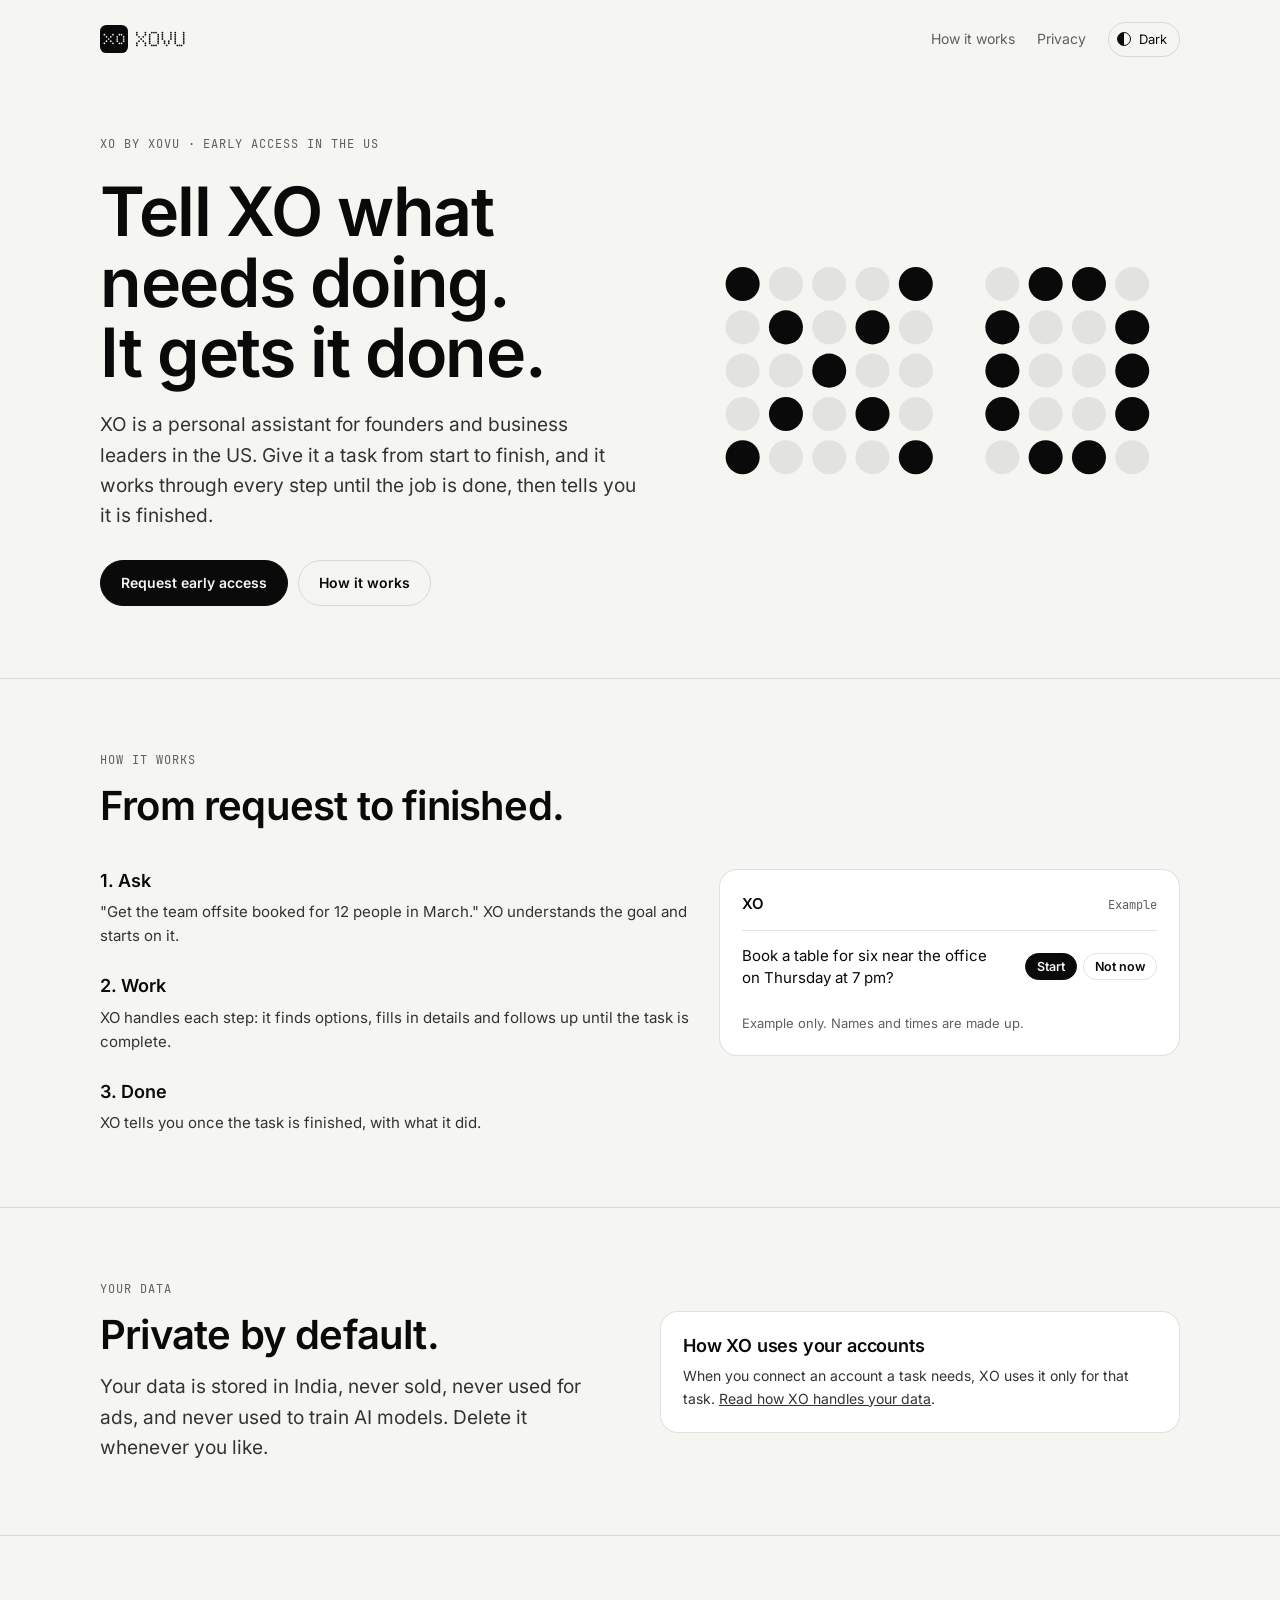
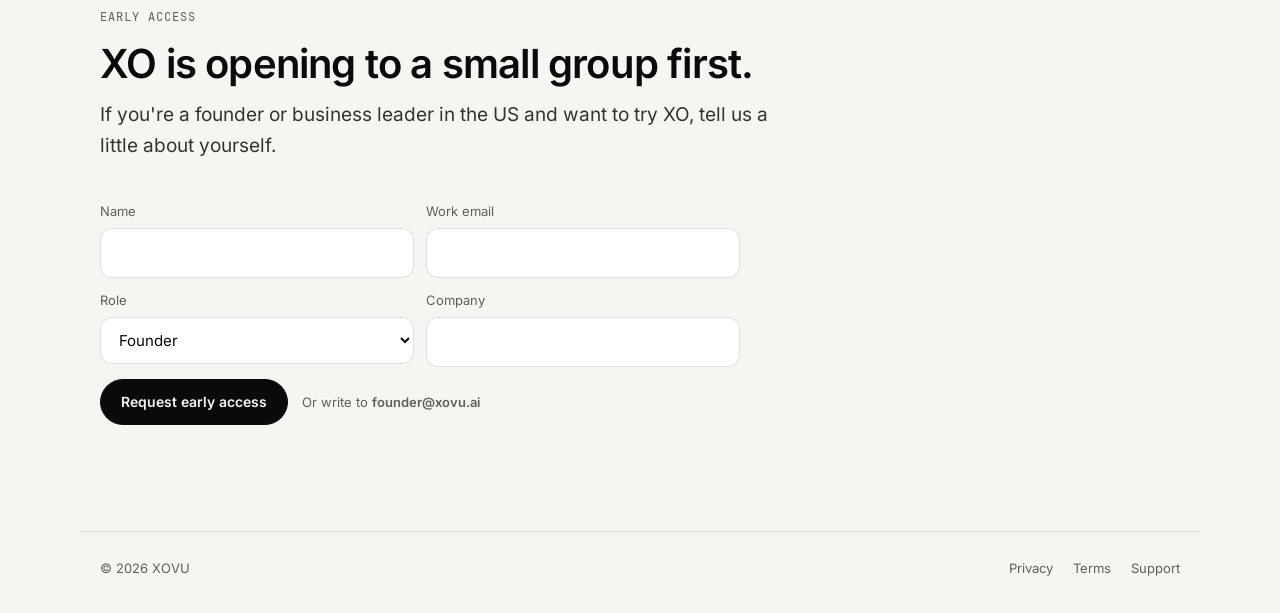
<file: index.html>
<!DOCTYPE html>
<html lang="en-IN">
<head>
<meta charset="utf-8">
<meta name="viewport" content="width=device-width,initial-scale=1,viewport-fit=cover">
<title>XO by XOVU</title>
<meta name="description" content="XO is a personal assistant for founders and business leaders in the US. It takes on the whole task, from start to finish.">
<meta property="og:title" content="XO by XOVU">
<meta property="og:description" content="A personal assistant for founders and business leaders in the US. Tell it what needs doing, and it gets it done. Now in early access.">
<meta property="og:type" content="website">
<link rel="canonical" href="https://xovu.ai/">
<meta property="og:url" content="https://xovu.ai/">
<meta property="og:site_name" content="XOVU">
<meta property="og:image" content="https://xovu.ai/og-image.png">
<meta property="og:image:width" content="1200"><meta property="og:image:height" content="630">
<meta property="og:image:alt" content="The XO dot mark next to the words Tell it. It gets it done.">
<meta name="twitter:card" content="summary_large_image">
<meta name="color-scheme" content="light dark">
<link rel="icon" href="/favicon.svg" type="image/svg+xml">
<link rel="icon" href="/favicon-32.png" sizes="32x32" type="image/png">
<link rel="apple-touch-icon" href="/apple-touch-icon.png">
<link rel="manifest" href="/site.webmanifest">
<link rel="stylesheet" href="/style.css">
</head>
<body>
<header class="wrap top">
  <a class="logo" href="/" aria-label="XOVU home"></a>
  <nav class="nav" aria-label="Main">
    <a class="hide-sm" href="#how">How it works</a>
    <a class="hide-sm" href="/privacy">Privacy</a>
    <button class="toggle" id="toggle" type="button"><span class="ic" aria-hidden="true"></span><span id="toggleLabel">Dark</span></button>
  </nav>
</header>

<main>
  <section class="wrap hero">
    <div class="hero-copy">
      <p class="eyebrow">XO by XOVU · Early access in the US</p>
      <h1>Tell XO what needs doing. It gets it done.</h1>
      <p class="lead">XO is a personal assistant for founders and business leaders in the US. Give it a task from start to finish, and it works through every step until the job is done, then tells you it is finished.</p>
      <div class="hero-actions">
        <a class="btn" href="#early-access">Request early access</a>
        <a class="btn ghost" href="#how">How it works</a>
      </div>
    </div>
    <div id="mark" aria-hidden="true"></div>
  </section>

  <section class="section" id="how" aria-labelledby="how-h">
    <div class="wrap">
      <div class="section-head">
        <p class="eyebrow">How it works</p>
        <h2 id="how-h">From request to finished.</h2>
      </div>
      <div class="demo">
        <div class="grid3" style="grid-template-columns:1fr;gap:26px">
          <div class="feature"><h3>1. Ask</h3><p>"Get the team offsite booked for 12 people in March." XO understands the goal and starts on it.</p></div>
          <div class="feature"><h3>2. Work</h3><p>XO handles each step: it finds options, fills in details and follows up until the task is complete.</p></div>
          <div class="feature"><h3>3. Done</h3><p>XO tells you once the task is finished, with what it did.</p></div>
        </div>
        <div class="panel" role="group" aria-label="Example task">
          <div class="panel-head"><strong>XO</strong><span class="mono">Example</span></div>
          <div class="item">
            <p>Book a table for six near the office on Thursday at 7 pm?</p>
            <div class="chips"><button class="chip yes" type="button" id="a1">Start</button><button class="chip" type="button" id="s1">Not now</button></div>
          </div>
          <div class="item" id="done-row" hidden>
            <p><span class="status">Done</span> Table for six booked for Thursday at 7 pm. Confirmation sent.</p>
          </div>
          <p class="note" style="margin-top:10px">Example only. Names and times are made up.</p>
        </div>
      </div>
    </div>
  </section>

  <section class="section" aria-labelledby="g-h">
    <div class="wrap band">
      <div class="section-head" style="margin:0">
        <p class="eyebrow">Your data</p>
        <h2 id="g-h">Private by default.</h2>
        <p class="lead">Your data is stored in India, never sold, never used for ads, and never used to train AI models. Delete it whenever you like.</p>
      </div>
      <div class="panel">
        <h3 style="margin-bottom:8px">How XO uses your accounts</h3>
        <p class="note" style="font-size:14px;color:var(--lead)">When you connect an account a task needs, XO uses it only for that task. <a href="/privacy">Read how XO handles your data</a>.</p>
      </div>
    </div>
  </section>

  <section class="section" id="early-access" aria-labelledby="ea-h">
    <div class="wrap">
      <div class="section-head">
        <p class="eyebrow">Early access</p>
        <h2 id="ea-h">XO is opening to a small group first.</h2>
        <p class="lead">If you're a founder or business leader in the US and want to try XO, tell us a little about yourself.</p>
      </div>
      <form class="form" id="form" novalidate>
        <label>Name<input id="f-name" name="name" autocomplete="name" required></label>
        <label>Work email<input id="f-email" name="email" type="email" autocomplete="email" required></label>
        <label>Role
          <select id="f-role" name="role">
            <option>Founder</option><option>CEO</option><option>CXO</option><option>Other leadership</option>
          </select>
        </label>
        <label>Company<input id="f-company" name="company" autocomplete="organization"></label>
        <div class="full" style="display:flex;flex-wrap:wrap;gap:14px;align-items:center">
          <button class="btn" type="submit">Request early access</button>
          <span class="note">Or write to <strong>founder@xovu.ai</strong></span>
        </div>
        <p id="msg" class="full" aria-live="polite"></p>
      </form>
    </div>
  </section>
</main>

<footer class="wrap foot">
  <span>© 2026 XOVU</span>
  <nav aria-label="Footer"><a href="/privacy">Privacy</a><a href="/terms">Terms</a><a href="/support">Support</a></nav>
</footer>

<script src="/brand.js"></script>
<script>
(function(){
  /* example request: approve shows the confirmation */
  var a=document.getElementById('a1'),s=document.getElementById('s1'),done=document.getElementById('done-row');
  function lock(btn,text){[a,s].forEach(function(x){x.setAttribute('aria-pressed','true')});btn.textContent=text}
  a.addEventListener('click',function(){lock(a,'Approved');done.hidden=false;if(window.XOMark){XOMark.show('done');setTimeout(XOMark.release,2600)}});
  s.addEventListener('click',function(){lock(s,'Skipped')});

  /* early access: opens an email to the founder (this site stores nothing) */
  var form=document.getElementById('form'),msg=document.getElementById('msg');
  form.addEventListener('submit',function(e){
    e.preventDefault();
    var name=form.name.value.trim(),email=form.email.value.trim();
    if(!name||!/^[^\s@]+@[^\s@]+\.[^\s@]+$/.test(email)){msg.textContent='Please add your name and a valid work email.';if(window.XOMark)XOMark.show('attention');return}
    var body='Name: '+name+'\nEmail: '+email+'\nRole: '+form.role.value+'\nCompany: '+form.company.value.trim();
    location.href='mailto:founder@xovu.ai?subject='+encodeURIComponent('XO early access: '+name)+'&body='+encodeURIComponent(body);
    msg.textContent='Your email app should open with the request filled in. If it doesn’t, write to founder@xovu.ai.';
  });
})();
</script>
</body>
</html>
</file>
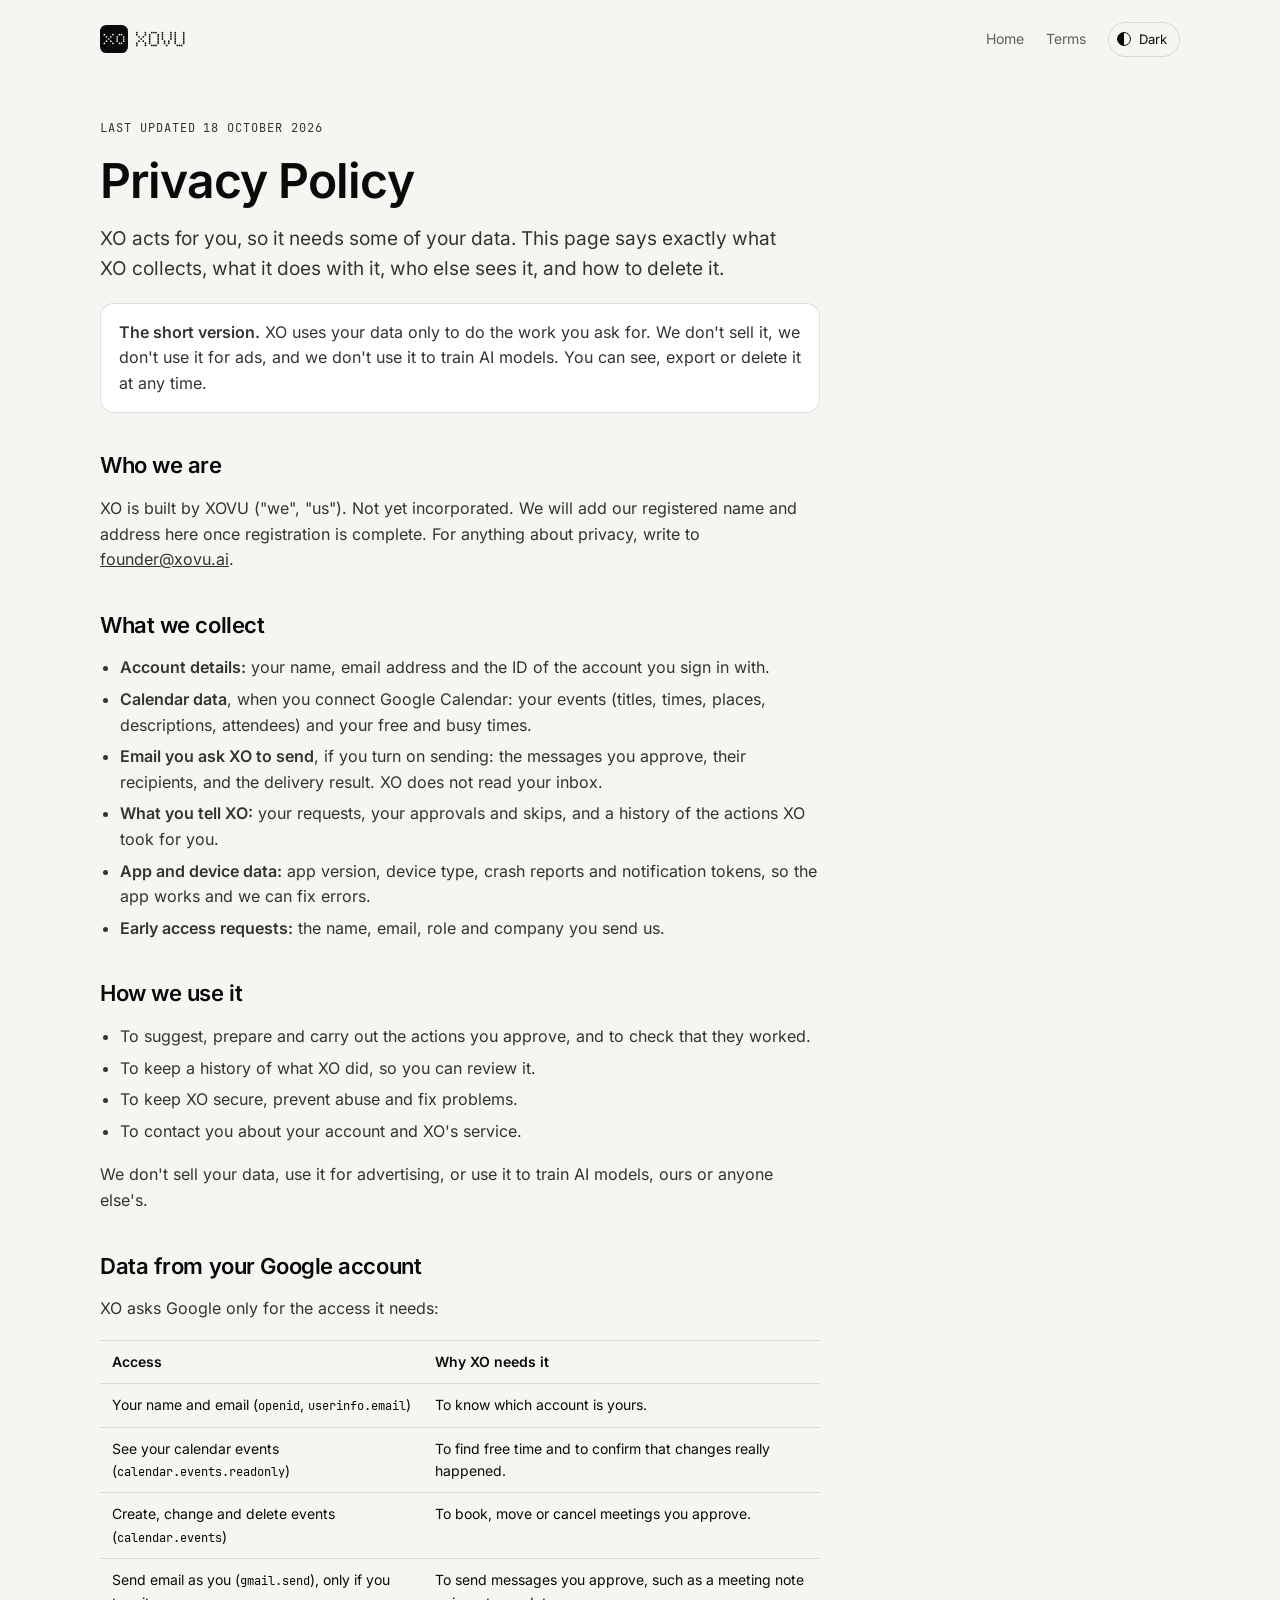
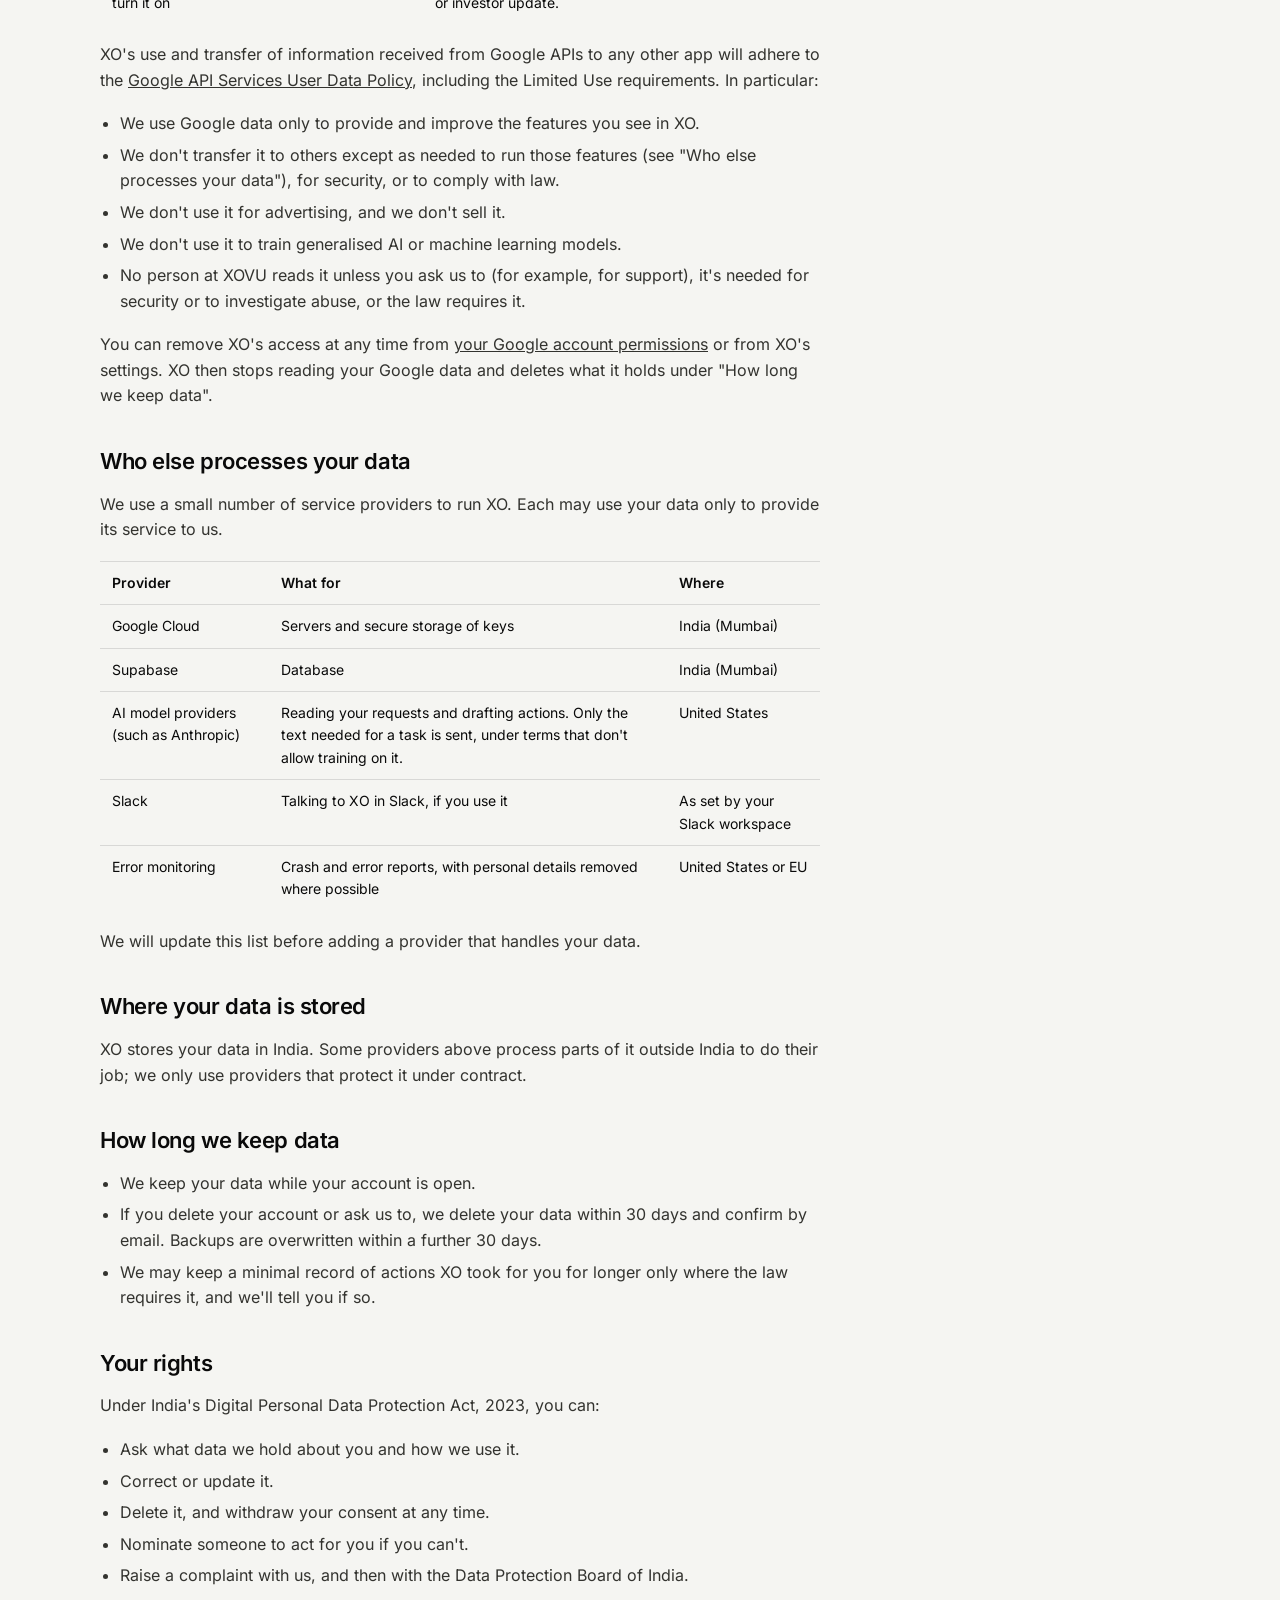
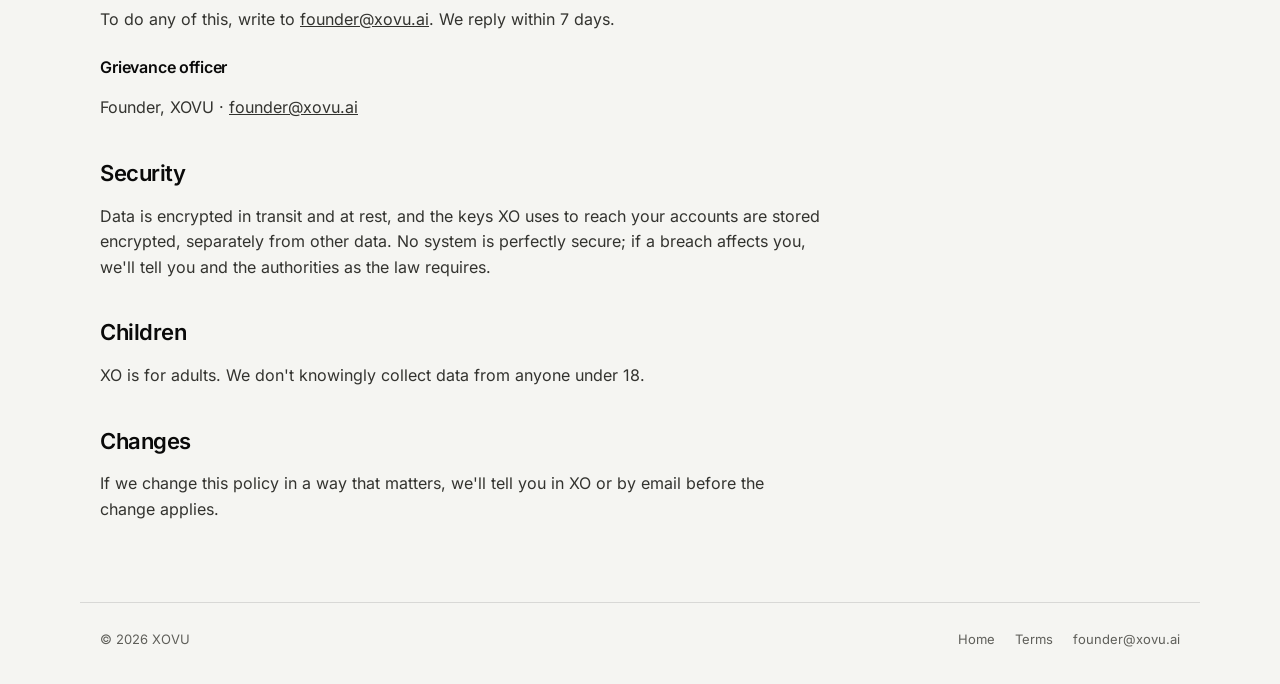
<file: privacy.html>
<!DOCTYPE html>
<html lang="en-IN">
<head>
<meta charset="utf-8">
<meta name="viewport" content="width=device-width,initial-scale=1,viewport-fit=cover">
<title>XO Privacy Policy</title>
<meta name="description" content="How XO by XOVU collects, uses, stores and deletes your data, including data from your Google account.">
<link rel="canonical" href="https://xovu.ai/privacy">
<meta name="color-scheme" content="light dark">
<link rel="icon" href="/favicon.svg" type="image/svg+xml">
<link rel="icon" href="/favicon-32.png" sizes="32x32" type="image/png">
<link rel="stylesheet" href="/style.css">
</head>
<body>
<header class="wrap top">
  <a class="logo" href="/" aria-label="XOVU home"></a>
  <nav class="nav" aria-label="Main">
    <a href="/">Home</a>
    <a href="/terms">Terms</a>
    <button class="toggle" id="toggle" type="button"><span class="ic" aria-hidden="true"></span><span id="toggleLabel">Dark</span></button>
  </nav>
</header>

<main class="wrap">
<article class="doc">
  <p class="eyebrow">Last updated 18 October 2026</p>
  <h1>Privacy Policy</h1>
  <p class="lead">XO acts for you, so it needs some of your data. This page says exactly what XO collects, what it does with it, who else sees it, and how to delete it.</p>

  <div class="callout">
    <p><strong>The short version.</strong> XO uses your data only to do the work you ask for. We don't sell it, we don't use it for ads, and we don't use it to train AI models. You can see, export or delete it at any time.</p>
  </div>

  <h2>Who we are</h2>
  <p>XO is built by XOVU ("we", "us"). Not yet incorporated. We will add our registered name and address here once registration is complete. For anything about privacy, write to <a href="mailto:founder@xovu.ai">founder@xovu.ai</a>.</p>

  <h2>What we collect</h2>
  <ul>
    <li><strong>Account details:</strong> your name, email address and the ID of the account you sign in with.</li>
    <li><strong>Calendar data</strong>, when you connect Google Calendar: your events (titles, times, places, descriptions, attendees) and your free and busy times.</li>
    <li><strong>Email you ask XO to send</strong>, if you turn on sending: the messages you approve, their recipients, and the delivery result. XO does not read your inbox.</li>
    <li><strong>What you tell XO:</strong> your requests, your approvals and skips, and a history of the actions XO took for you.</li>
    <li><strong>App and device data:</strong> app version, device type, crash reports and notification tokens, so the app works and we can fix errors.</li>
    <li><strong>Early access requests:</strong> the name, email, role and company you send us.</li>
  </ul>

  <h2>How we use it</h2>
  <ul>
    <li>To suggest, prepare and carry out the actions you approve, and to check that they worked.</li>
    <li>To keep a history of what XO did, so you can review it.</li>
    <li>To keep XO secure, prevent abuse and fix problems.</li>
    <li>To contact you about your account and XO's service.</li>
  </ul>
  <p>We don't sell your data, use it for advertising, or use it to train AI models, ours or anyone else's.</p>

  <h2 id="google">Data from your Google account</h2>
  <p>XO asks Google only for the access it needs:</p>
  <div class="scroll">
  <table>
    <thead><tr><th>Access</th><th>Why XO needs it</th></tr></thead>
    <tbody>
      <tr><td>Your name and email (<code>openid</code>, <code>userinfo.email</code>)</td><td>To know which account is yours.</td></tr>
      <tr><td>See your calendar events (<code>calendar.events.readonly</code>)</td><td>To find free time and to confirm that changes really happened.</td></tr>
      <tr><td>Create, change and delete events (<code>calendar.events</code>)</td><td>To book, move or cancel meetings you approve.</td></tr>
      <tr><td>Send email as you (<code>gmail.send</code>), only if you turn it on</td><td>To send messages you approve, such as a meeting note or investor update.</td></tr>
    </tbody>
  </table>
  </div>
  <p>XO's use and transfer of information received from Google APIs to any other app will adhere to the <a href="https://developers.google.com/terms/api-services-user-data-policy">Google API Services User Data Policy</a>, including the Limited Use requirements. In particular:</p>
  <ul>
    <li>We use Google data only to provide and improve the features you see in XO.</li>
    <li>We don't transfer it to others except as needed to run those features (see "Who else processes your data"), for security, or to comply with law.</li>
    <li>We don't use it for advertising, and we don't sell it.</li>
    <li>We don't use it to train generalised AI or machine learning models.</li>
    <li>No person at XOVU reads it unless you ask us to (for example, for support), it's needed for security or to investigate abuse, or the law requires it.</li>
  </ul>
  <p>You can remove XO's access at any time from <a href="https://myaccount.google.com/permissions">your Google account permissions</a> or from XO's settings. XO then stops reading your Google data and deletes what it holds under "How long we keep data".</p>

  <h2 id="processors">Who else processes your data</h2>
  <p>We use a small number of service providers to run XO. Each may use your data only to provide its service to us.</p>
  <div class="scroll">
  <table>
    <thead><tr><th>Provider</th><th>What for</th><th>Where</th></tr></thead>
    <tbody>
      <tr><td>Google Cloud</td><td>Servers and secure storage of keys</td><td>India (Mumbai)</td></tr>
      <tr><td>Supabase</td><td>Database</td><td>India (Mumbai)</td></tr>
      <tr><td>AI model providers (such as Anthropic)</td><td>Reading your requests and drafting actions. Only the text needed for a task is sent, under terms that don't allow training on it.</td><td>United States</td></tr>
      <tr><td>Slack</td><td>Talking to XO in Slack, if you use it</td><td>As set by your Slack workspace</td></tr>
      <tr><td>Error monitoring</td><td>Crash and error reports, with personal details removed where possible</td><td>United States or EU</td></tr>
    </tbody>
  </table>
  </div>
  <p>We will update this list before adding a provider that handles your data.</p>

  <h2>Where your data is stored</h2>
  <p>XO stores your data in India. Some providers above process parts of it outside India to do their job; we only use providers that protect it under contract.</p>

  <h2>How long we keep data</h2>
  <ul>
    <li>We keep your data while your account is open.</li>
    <li>If you delete your account or ask us to, we delete your data within 30 days and confirm by email. Backups are overwritten within a further 30 days.</li>
    <li>We may keep a minimal record of actions XO took for you for longer only where the law requires it, and we'll tell you if so.</li>
  </ul>

  <h2>Your rights</h2>
  <p>Under India's Digital Personal Data Protection Act, 2023, you can:</p>
  <ul>
    <li>Ask what data we hold about you and how we use it.</li>
    <li>Correct or update it.</li>
    <li>Delete it, and withdraw your consent at any time.</li>
    <li>Nominate someone to act for you if you can't.</li>
    <li>Raise a complaint with us, and then with the Data Protection Board of India.</li>
  </ul>
  <p>To do any of this, write to <a href="mailto:founder@xovu.ai">founder@xovu.ai</a>. We reply within 7 days.</p>

  <h3>Grievance officer</h3>
  <p>Founder, XOVU · <a href="mailto:founder@xovu.ai">founder@xovu.ai</a></p>

  <h2>Security</h2>
  <p>Data is encrypted in transit and at rest, and the keys XO uses to reach your accounts are stored encrypted, separately from other data. No system is perfectly secure; if a breach affects you, we'll tell you and the authorities as the law requires.</p>

  <h2>Children</h2>
  <p>XO is for adults. We don't knowingly collect data from anyone under 18.</p>

  <h2>Changes</h2>
  <p>If we change this policy in a way that matters, we'll tell you in XO or by email before the change applies.</p>
</article>
</main>

<footer class="wrap foot">
  <span>© 2026 XOVU</span>
  <nav aria-label="Footer"><a href="/">Home</a><a href="/terms">Terms</a><a href="mailto:founder@xovu.ai">founder@xovu.ai</a></nav>
</footer>
<script src="/brand.js"></script>
</body>
</html>
</file>
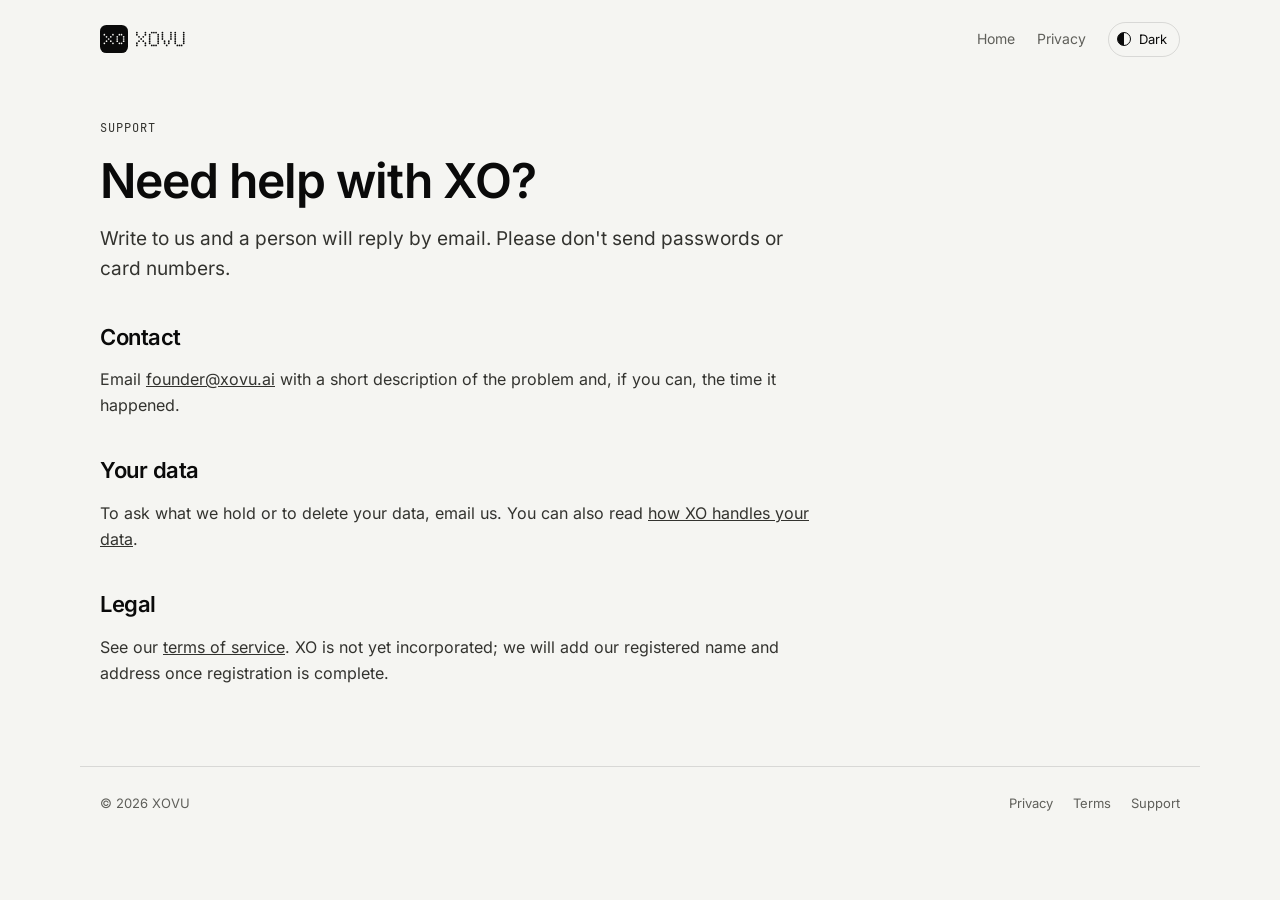
<file: support.html>
<!DOCTYPE html>
<html lang="en">
<head>
<meta charset="utf-8">
<meta name="viewport" content="width=device-width,initial-scale=1,viewport-fit=cover">
<title>Support · XO by XOVU</title>
<meta name="description" content="How to get help with XO by XOVU, the personal assistant for founders and business leaders in the US.">
<link rel="canonical" href="https://xovu.ai/support">
<meta name="color-scheme" content="light dark">
<link rel="icon" href="/favicon.svg" type="image/svg+xml">
<link rel="icon" href="/favicon-32.png" sizes="32x32" type="image/png">
<link rel="stylesheet" href="/style.css">
</head>
<body>
<header class="wrap top">
  <a class="logo" href="/" aria-label="XOVU home"></a>
  <nav class="nav" aria-label="Main">
    <a href="/">Home</a>
    <a href="/privacy">Privacy</a>
    <button class="toggle" id="toggle" type="button"><span class="ic" aria-hidden="true"></span><span id="toggleLabel">Dark</span></button>
  </nav>
</header>

<main class="wrap">
<article class="doc">
  <p class="eyebrow">Support</p>
  <h1>Need help with XO?</h1>
  <p class="lead">Write to us and a person will reply by email. Please don't send passwords or card numbers.</p>

  <h2>Contact</h2>
  <p>Email <a href="mailto:founder@xovu.ai">founder@xovu.ai</a> with a short description of the problem and, if you can, the time it happened.</p>

  <h2>Your data</h2>
  <p>To ask what we hold or to delete your data, email us. You can also read <a href="/privacy">how XO handles your data</a>.</p>

  <h2>Legal</h2>
  <p>See our <a href="/terms">terms of service</a>. XO is not yet incorporated; we will add our registered name and address once registration is complete.</p>
</article>
</main>

<footer class="wrap foot">
  <span>© 2026 XOVU</span>
  <nav aria-label="Footer"><a href="/privacy">Privacy</a><a href="/terms">Terms</a><a href="/support">Support</a></nav>
</footer>
<script src="/brand.js"></script>
</body>
</html>
</file>
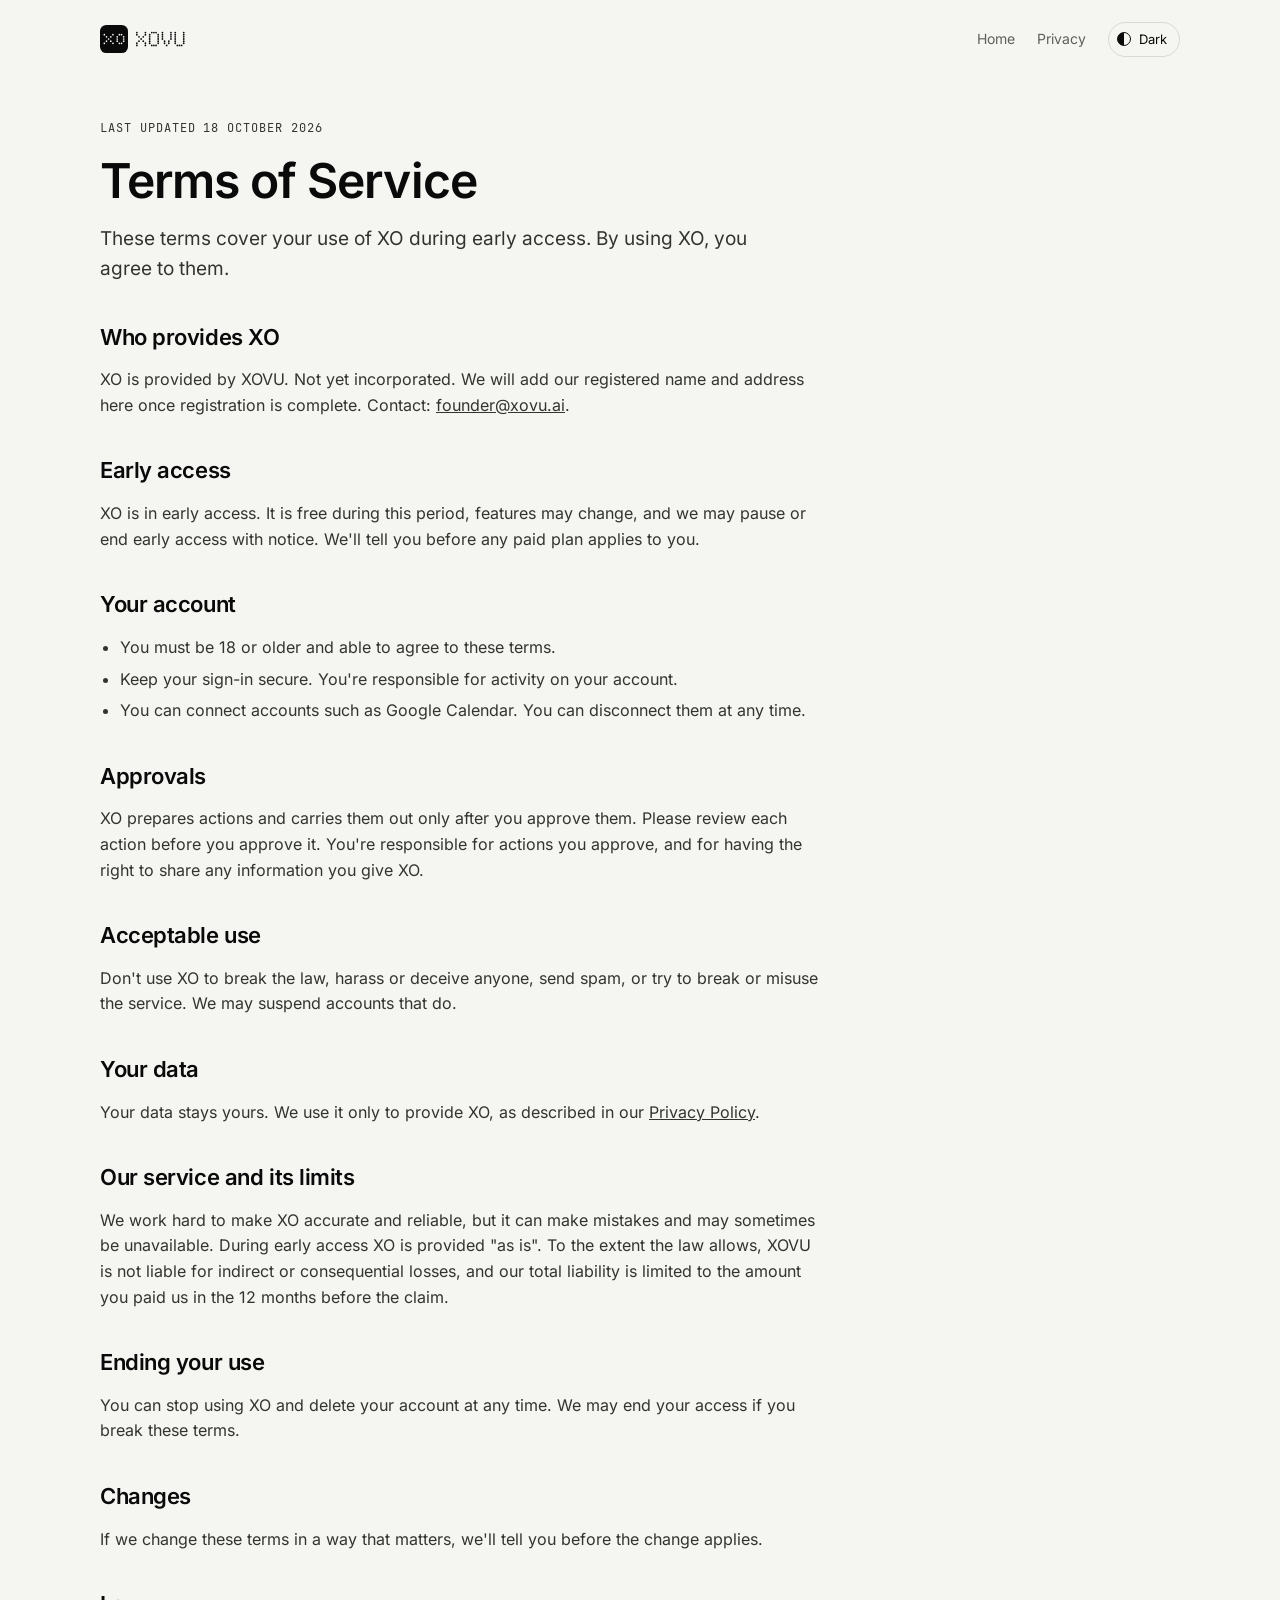
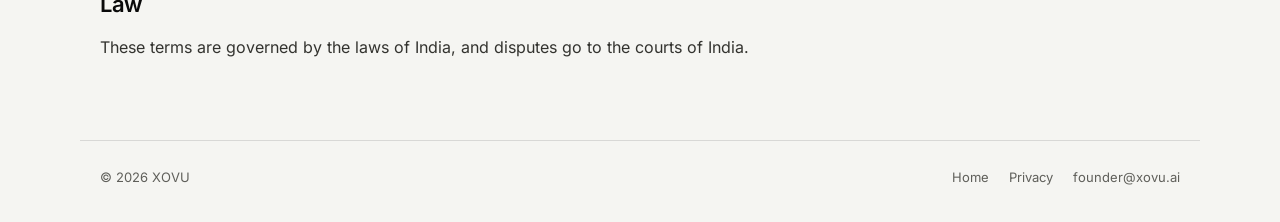
<file: terms.html>
<!DOCTYPE html>
<html lang="en-IN">
<head>
<meta charset="utf-8">
<meta name="viewport" content="width=device-width,initial-scale=1,viewport-fit=cover">
<title>XO Terms of Service</title>
<meta name="description" content="The terms for using XO by XOVU during early access.">
<link rel="canonical" href="https://xovu.ai/terms">
<meta name="color-scheme" content="light dark">
<link rel="icon" href="/favicon.svg" type="image/svg+xml">
<link rel="icon" href="/favicon-32.png" sizes="32x32" type="image/png">
<link rel="stylesheet" href="/style.css">
</head>
<body>
<header class="wrap top">
  <a class="logo" href="/" aria-label="XOVU home"></a>
  <nav class="nav" aria-label="Main">
    <a href="/">Home</a>
    <a href="/privacy">Privacy</a>
    <button class="toggle" id="toggle" type="button"><span class="ic" aria-hidden="true"></span><span id="toggleLabel">Dark</span></button>
  </nav>
</header>

<main class="wrap">
<article class="doc">
  <p class="eyebrow">Last updated 18 October 2026</p>
  <h1>Terms of Service</h1>
  <p class="lead">These terms cover your use of XO during early access. By using XO, you agree to them.</p>

  <h2>Who provides XO</h2>
  <p>XO is provided by XOVU. Not yet incorporated. We will add our registered name and address here once registration is complete. Contact: <a href="mailto:founder@xovu.ai">founder@xovu.ai</a>.</p>

  <h2>Early access</h2>
  <p>XO is in early access. It is free during this period, features may change, and we may pause or end early access with notice. We'll tell you before any paid plan applies to you.</p>

  <h2>Your account</h2>
  <ul>
    <li>You must be 18 or older and able to agree to these terms.</li>
    <li>Keep your sign-in secure. You're responsible for activity on your account.</li>
    <li>You can connect accounts such as Google Calendar. You can disconnect them at any time.</li>
  </ul>

  <h2>Approvals</h2>
  <p>XO prepares actions and carries them out only after you approve them. Please review each action before you approve it. You're responsible for actions you approve, and for having the right to share any information you give XO.</p>

  <h2>Acceptable use</h2>
  <p>Don't use XO to break the law, harass or deceive anyone, send spam, or try to break or misuse the service. We may suspend accounts that do.</p>

  <h2>Your data</h2>
  <p>Your data stays yours. We use it only to provide XO, as described in our <a href="/privacy">Privacy Policy</a>.</p>

  <h2>Our service and its limits</h2>
  <p>We work hard to make XO accurate and reliable, but it can make mistakes and may sometimes be unavailable. During early access XO is provided "as is". To the extent the law allows, XOVU is not liable for indirect or consequential losses, and our total liability is limited to the amount you paid us in the 12 months before the claim.</p>

  <h2>Ending your use</h2>
  <p>You can stop using XO and delete your account at any time. We may end your access if you break these terms.</p>

  <h2>Changes</h2>
  <p>If we change these terms in a way that matters, we'll tell you before the change applies.</p>

  <h2>Law</h2>
  <p>These terms are governed by the laws of India, and disputes go to the courts of India.</p>
</article>
</main>

<footer class="wrap foot">
  <span>© 2026 XOVU</span>
  <nav aria-label="Footer"><a href="/">Home</a><a href="/privacy">Privacy</a><a href="mailto:founder@xovu.ai">founder@xovu.ai</a></nav>
</footer>
<script src="/brand.js"></script>
</body>
</html>
</file>
<file: style.css>
/* Layout: one 1120px column, hero with the live XO mark, then plain sections divided by hairlines.
   Brand: XOVU brand kit v1.0 (Ink, Chalk, Paper; Inter for text, JetBrains Mono for system labels). */
@font-face{font-family:"Inter";src:url(/fonts/Inter-Regular.woff2) format("woff2");font-weight:400;font-display:swap}
@font-face{font-family:"Inter";src:url(/fonts/Inter-SemiBold.woff2) format("woff2");font-weight:600;font-display:swap}
@font-face{font-family:"JetBrains Mono";src:url(/fonts/JetBrainsMono-Regular.woff2) format("woff2");font-weight:400;font-display:swap}
:root{
  --bg:#F5F5F2;          /* Chalk */
  --fg:#0A0A0A;          /* Ink */
  --paper:#FFFFFF;       /* raised surfaces */
  --muted:#5F5F5A;
  --lead:#33332F;
  --line:rgba(10,10,10,.12);
  --cell:rgba(10,10,10,.08);
  --ok:#1E6B45;
  --font-text:"Inter","Helvetica Neue",Helvetica,Arial,system-ui,sans-serif;
  --font-mono:"JetBrains Mono",ui-monospace,SFMono-Regular,Menlo,Consolas,monospace;
}
@media (prefers-color-scheme:dark){
  :root:not([data-theme="light"]){
    --bg:#0A0A0A;--fg:#F5F5F2;--paper:#151514;--muted:#9A9A94;--lead:#D2D2CD;
    --line:rgba(245,245,242,.14);--cell:rgba(245,245,242,.12);--ok:#6FCF9B;color-scheme:dark;
  }
}
:root[data-theme="dark"]{
  --bg:#0A0A0A;--fg:#F5F5F2;--paper:#151514;--muted:#9A9A94;--lead:#D2D2CD;
  --line:rgba(245,245,242,.14);--cell:rgba(245,245,242,.12);--ok:#6FCF9B;color-scheme:dark;
}

*{box-sizing:border-box}
body{margin:0;background:var(--bg);color:var(--fg);font-family:var(--font-text);font-size:16px;line-height:1.6;-webkit-font-smoothing:antialiased}
a{color:inherit}
a:focus-visible,button:focus-visible,input:focus-visible,select:focus-visible{outline:2px solid var(--fg);outline-offset:2px}
[hidden]{display:none!important}
.sr{position:absolute;width:1px;height:1px;overflow:hidden;clip:rect(0 0 0 0);white-space:nowrap}

.wrap{max-width:1120px;margin:0 auto;padding-left:max(20px,env(safe-area-inset-left,0px));padding-right:max(20px,env(safe-area-inset-right,0px))}

/* header */
.top{display:flex;align-items:center;justify-content:space-between;gap:16px;padding-block:22px}
.logo{display:block;text-decoration:none}
.logo svg{height:28px;width:auto;display:block}
.nav{display:flex;align-items:center;gap:22px;font-size:14px}
.nav a{text-decoration:none;color:var(--muted)}
.nav a:hover{color:var(--fg)}
.toggle{font:inherit;font-size:13px;display:inline-flex;align-items:center;gap:8px;padding:6px 12px 6px 8px;border-radius:99px;border:1px solid var(--line);background:transparent;color:var(--fg);cursor:pointer}
.toggle .ic{width:14px;height:14px;border-radius:50%;border:1.5px solid currentColor;background:linear-gradient(90deg,currentColor 50%,transparent 50%)}
.btn{font:inherit;font-size:14px;font-weight:600;display:inline-flex;align-items:center;justify-content:center;gap:8px;border:1px solid var(--fg);background:var(--fg);color:var(--bg);padding:11px 20px;border-radius:99px;cursor:pointer;text-decoration:none;white-space:nowrap}
.btn:hover{opacity:.88}
.btn.ghost{background:transparent;color:var(--fg);border-color:var(--line)}
.btn.ghost:hover{border-color:var(--fg);opacity:1}

/* type */
.eyebrow{font-family:var(--font-mono);font-size:12px;letter-spacing:.08em;text-transform:uppercase;color:var(--muted);margin:0}
h1,h2,h3{margin:0;text-wrap:balance;letter-spacing:-.02em}
h1{font-size:clamp(38px,5.6vw,68px);line-height:1.04;font-weight:600}
h2{font-size:clamp(28px,3.4vw,40px);line-height:1.12;font-weight:600}
h3{font-size:18px;line-height:1.3;font-weight:600;letter-spacing:-.01em}
p{margin:0}
.lead{font-size:clamp(17px,1.6vw,19px);color:var(--lead);max-width:36em}

/* hero */
.hero{display:grid;grid-template-columns:minmax(0,1.05fr) minmax(0,.95fr);gap:56px;align-items:center;padding-block:56px 72px}
.hero-copy{display:flex;flex-direction:column;gap:22px;min-width:0}
.hero-actions{display:flex;flex-wrap:wrap;gap:10px;margin-top:6px}
#mark{width:100%;max-width:520px;justify-self:end;color:var(--fg)}
#mark svg{width:100%;height:auto;display:block}

/* sections */
.section{border-top:1px solid var(--line);padding-block:72px}
.section-head{display:flex;flex-direction:column;gap:14px;max-width:44em;margin-bottom:40px}

/* product demo */
.demo{display:grid;grid-template-columns:minmax(0,1.3fr) minmax(0,1fr);gap:20px;align-items:start}
.panel{background:var(--paper);border:1px solid var(--line);border-radius:18px;padding:22px;min-width:0}
.panel-head{display:flex;justify-content:space-between;align-items:baseline;gap:12px;margin-bottom:14px}
.panel-head strong{font-size:15px}
.mono{font-family:var(--font-mono);font-size:12px;color:var(--muted)}
.item{display:grid;grid-template-columns:minmax(0,1fr) auto;gap:10px 16px;align-items:center;padding-block:14px;border-top:1px solid var(--line)}
.item p{font-size:15px;line-height:1.45}
.item .why{grid-column:1/-1;margin-top:-4px}
.chips{display:flex;gap:6px}
.chip{font-size:12.5px;font-weight:600;padding:5px 11px;border-radius:99px;border:1px solid var(--line);background:transparent;color:var(--fg);cursor:pointer;font-family:inherit}
.chip.yes{background:var(--fg);color:var(--bg);border-color:var(--fg)}
.chip[aria-pressed="true"]{opacity:.45}
.receipt{display:flex;flex-direction:column;gap:12px}
.receipt dl{margin:0;display:grid;grid-template-columns:auto minmax(0,1fr);gap:8px 14px;font-size:14px}
.receipt dt{color:var(--muted)}
.receipt dd{margin:0}
.status{display:inline-flex;align-items:center;gap:8px;font-weight:600;font-size:14px;color:var(--ok)}
.status::before{content:"";width:8px;height:8px;border-radius:50%;background:currentColor}
.note{font-size:13px;color:var(--muted)}

/* grids */
.grid3{display:grid;grid-template-columns:repeat(3,minmax(0,1fr));gap:36px 32px}
.grid2{display:grid;grid-template-columns:repeat(2,minmax(0,1fr));gap:36px 40px}
.feature{display:flex;flex-direction:column;gap:8px;min-width:0}
.feature p{color:var(--lead);font-size:15px}
.tag{align-self:flex-start;font-family:var(--font-mono);font-size:11px;letter-spacing:.06em;text-transform:uppercase;border:1px solid var(--line);border-radius:99px;padding:2px 9px;color:var(--muted)}
.tag.first{color:var(--fg);border-color:var(--fg)}

/* guarantee band */
.band{display:grid;grid-template-columns:minmax(0,1fr) minmax(0,1fr);gap:40px;align-items:center}

/* early access */
.form{display:grid;grid-template-columns:repeat(2,minmax(0,1fr));gap:12px;max-width:640px}
.form label{display:flex;flex-direction:column;gap:6px;font-size:13px;color:var(--muted)}
.form .full{grid-column:1/-1}
.form input,.form select{font:inherit;font-size:15px;padding:12px 14px;border-radius:12px;border:1px solid var(--line);background:var(--paper);color:var(--fg);width:100%}
#msg{min-height:22px;font-size:14px;color:var(--lead)}

/* legal pages */
.doc{max-width:720px;padding-block:40px 80px;display:flex;flex-direction:column;gap:18px}
.doc h1{font-size:clamp(34px,4.6vw,48px)}
.doc h2{font-size:22px;margin-top:22px}
.doc h3{font-size:16px;margin-top:6px}
.doc p,.doc li{color:var(--lead)}
.doc ul{margin:0;padding-left:20px;display:flex;flex-direction:column;gap:6px}
.doc table{border-collapse:collapse;width:100%;font-size:14px}
.doc th,.doc td{text-align:left;vertical-align:top;padding:10px 12px;border-top:1px solid var(--line)}
.doc th{font-weight:600}
.scroll{overflow-x:auto}
.callout{border:1px solid var(--line);background:var(--paper);border-radius:14px;padding:16px 18px}
code{font-family:var(--font-mono);font-size:.88em}

/* footer */
.foot{border-top:1px solid var(--line);padding-block:26px 34px;display:flex;justify-content:space-between;flex-wrap:wrap;gap:14px;font-size:13px;color:var(--muted)}
.foot nav{display:flex;gap:20px;flex-wrap:wrap}
.foot a{text-decoration:none}
.foot a:hover{color:var(--fg)}

@media (max-width:900px){
  .hero{grid-template-columns:1fr;gap:36px;padding-block:32px 56px}
  #mark{justify-self:start;max-width:360px;order:-1}
  .demo,.band,.grid2{grid-template-columns:1fr}
  .grid3{grid-template-columns:repeat(2,minmax(0,1fr))}
}
@media (max-width:620px){
  .nav .hide-sm{display:none}
  .grid3,.form{grid-template-columns:1fr}
  .section{padding-block:56px}
  .item{grid-template-columns:1fr}
}
</file>
